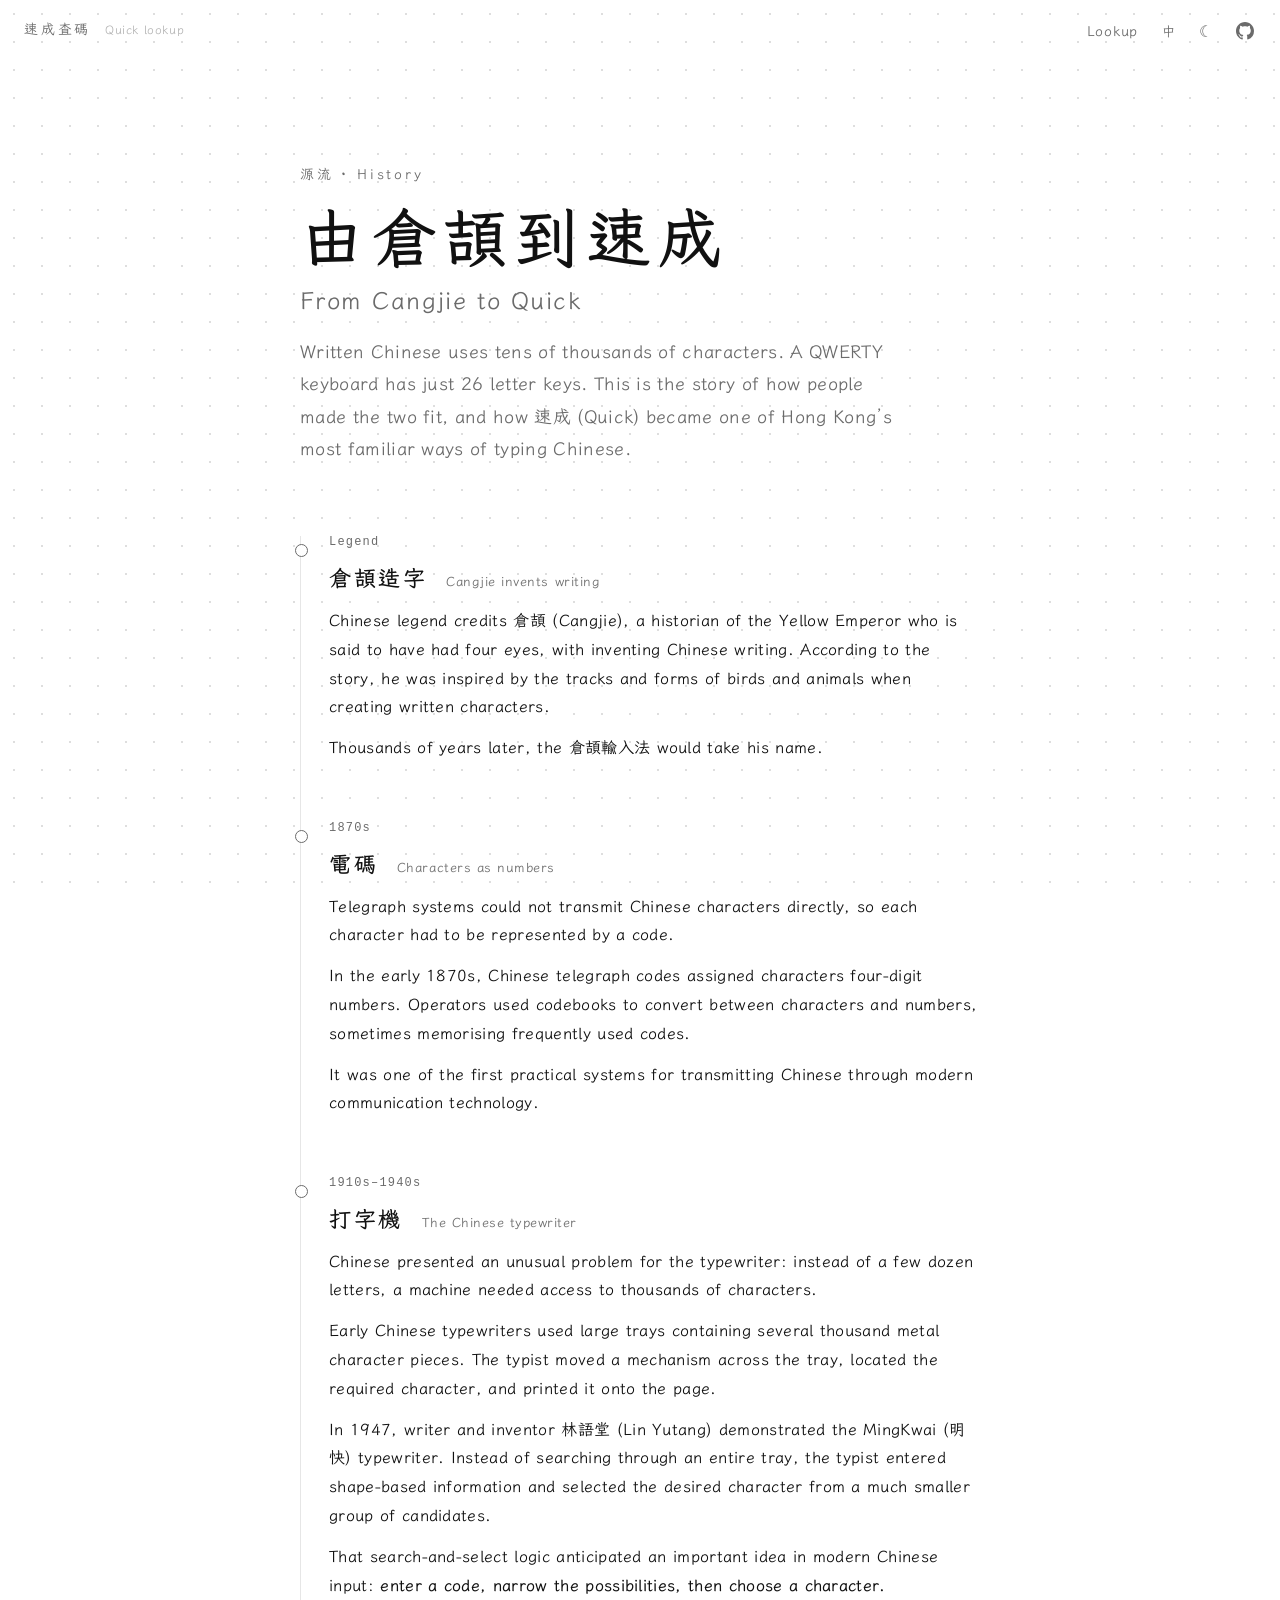
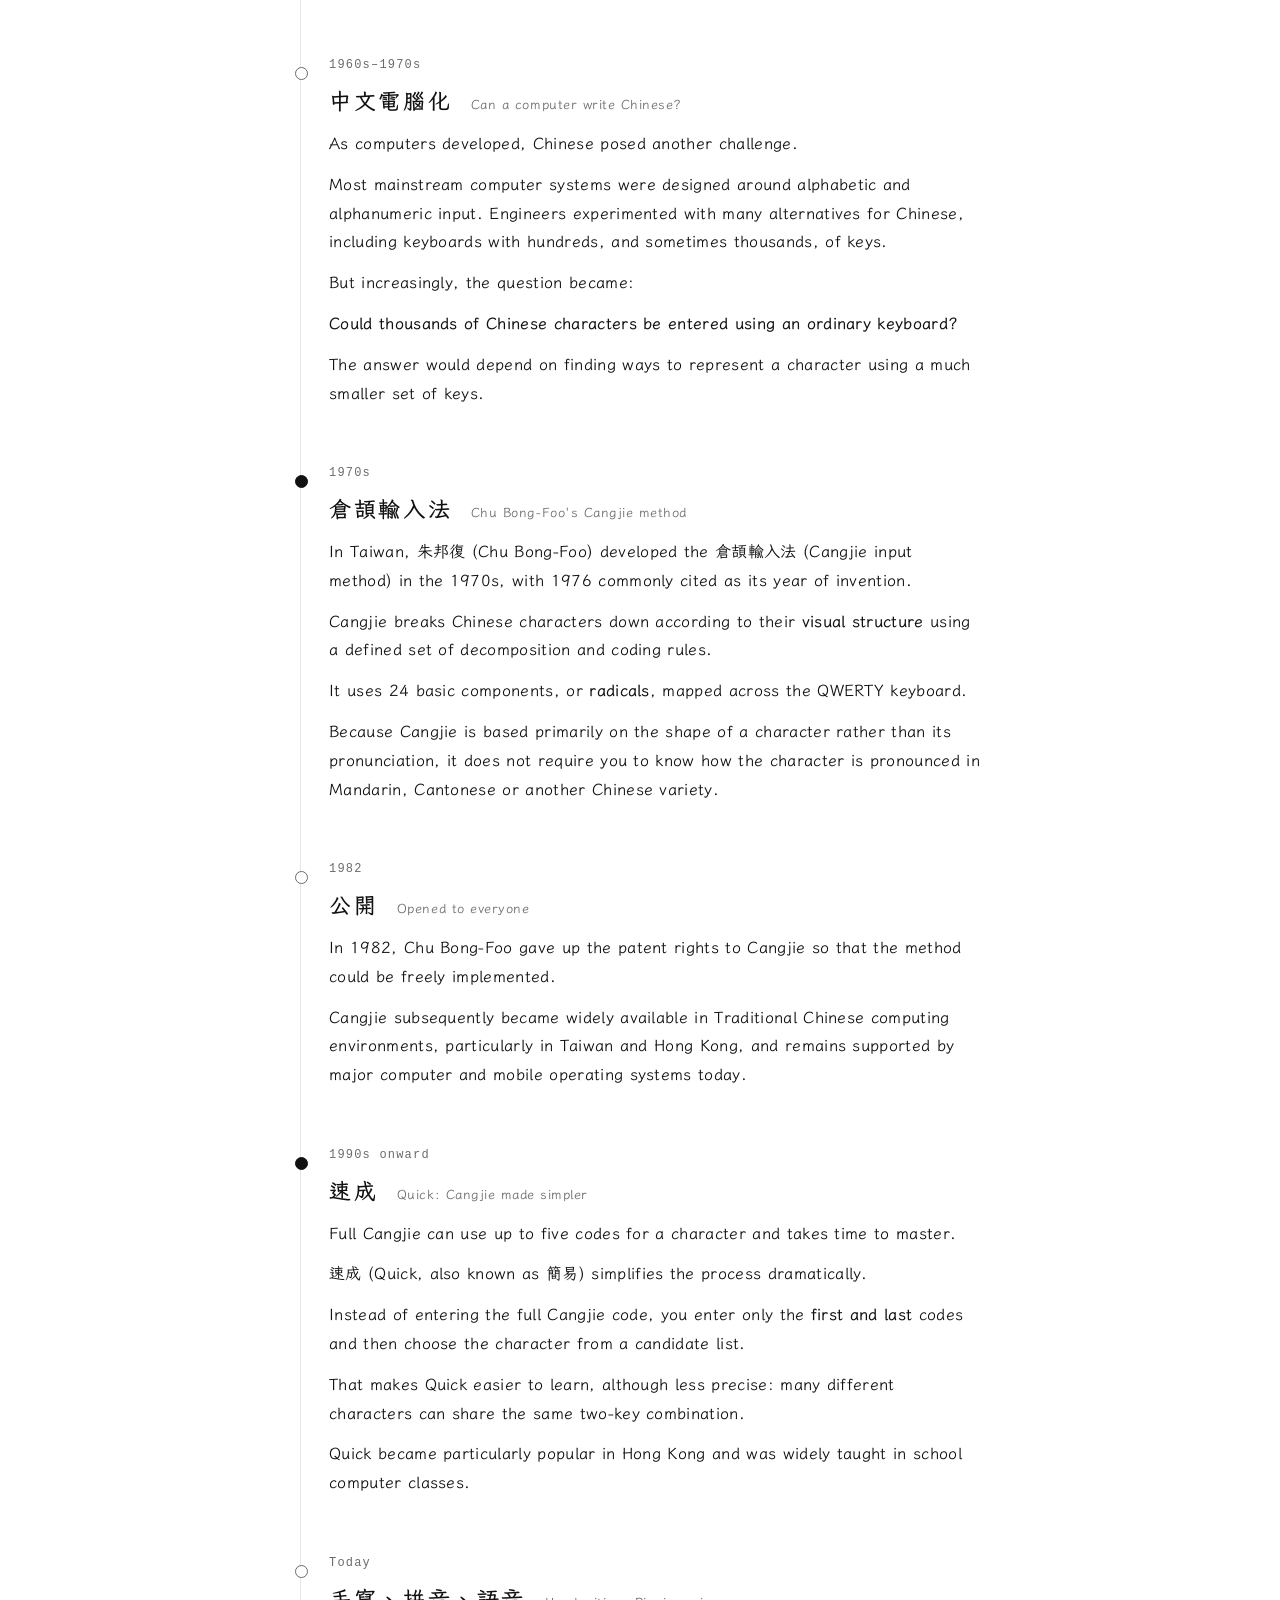
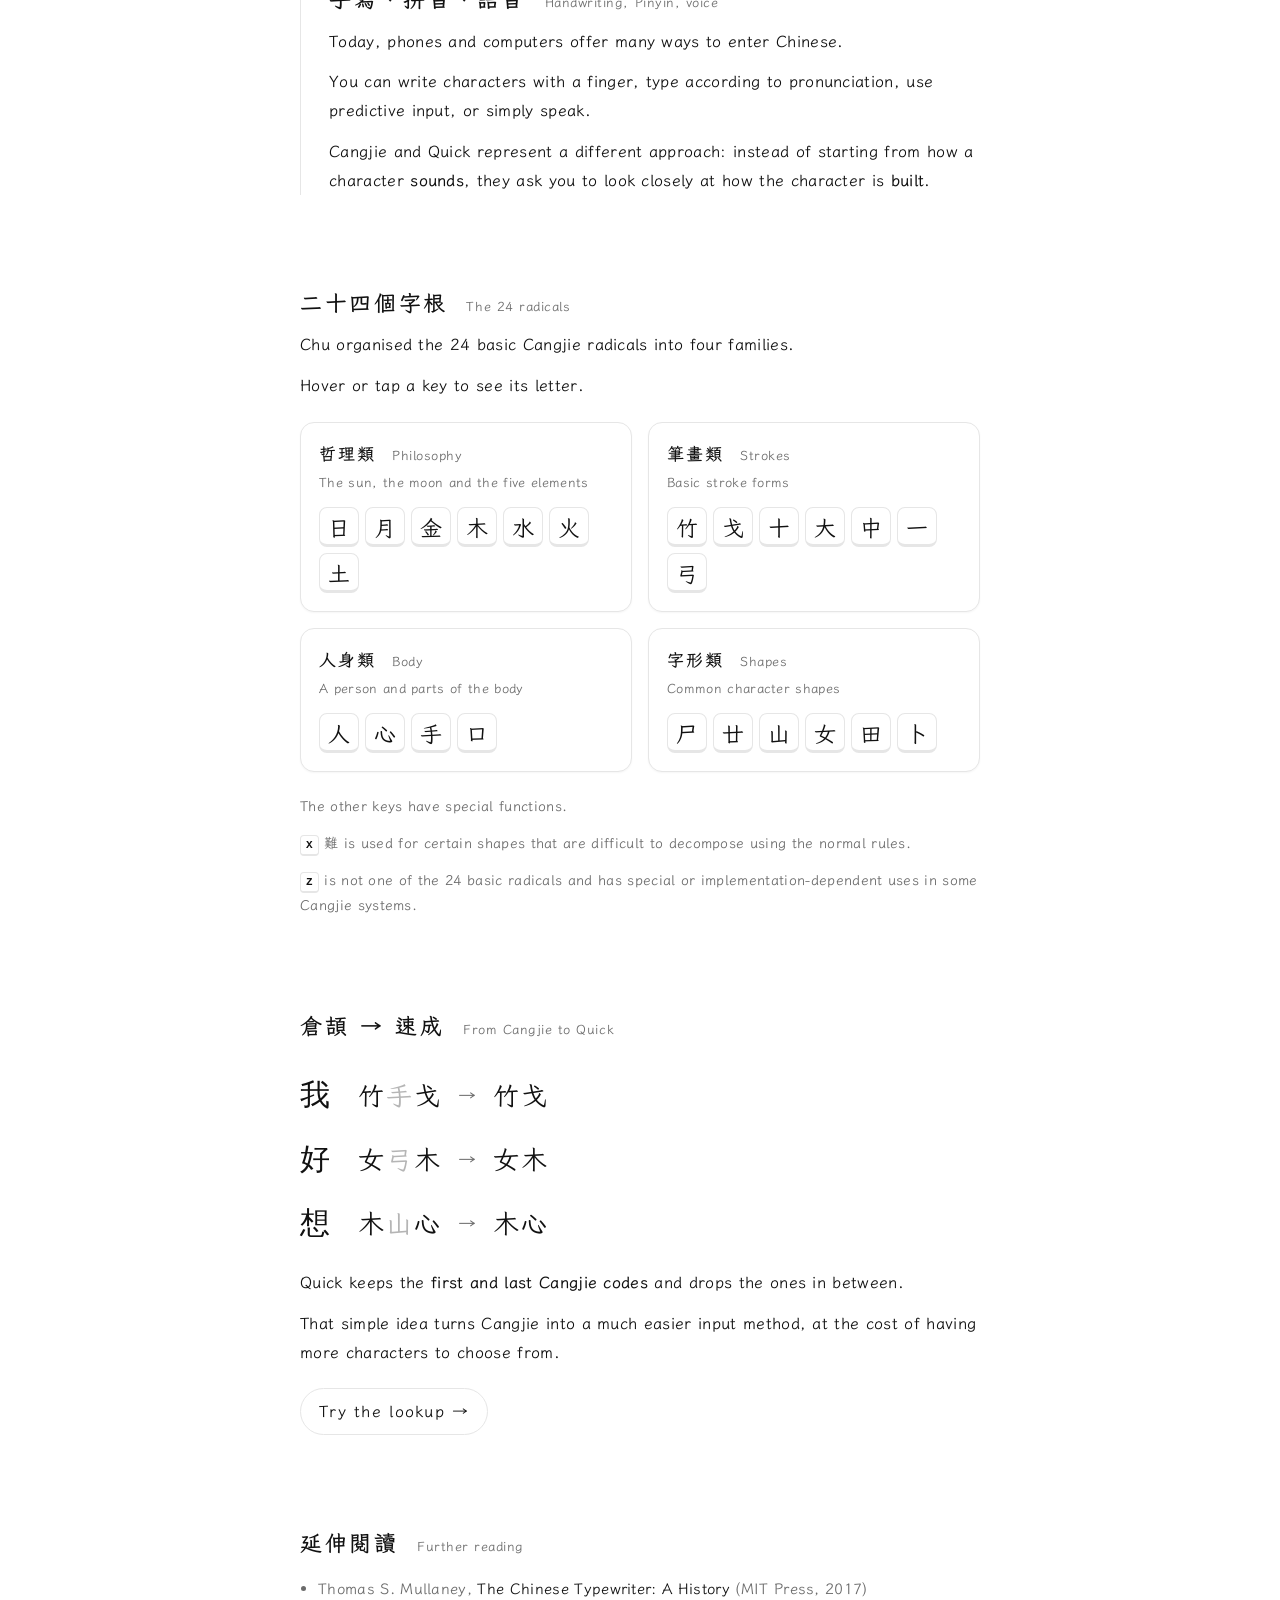
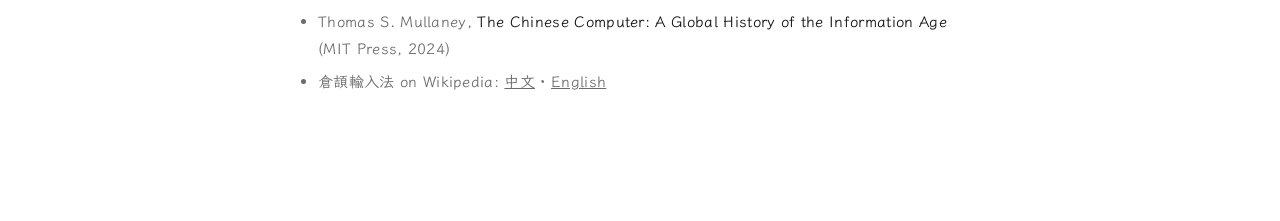
<file: history.html>
<!doctype html>
<html lang="zh-Hant">
<head>
  <meta charset="utf-8" />
  <meta name="viewport" content="width=device-width, initial-scale=1" />
  <title>速成源流 · Quick history</title>
  <meta name="description" content="中文如何走進只有二十六個字母的鍵盤：由倉頡到速成。How Chinese found its way onto a 26-letter keyboard, from Cangjie to Quick (速成)." />
  <link rel="icon" href="data:image/svg+xml,%3Csvg xmlns='http://www.w3.org/2000/svg' viewBox='0 0 64 64'%3E%3Crect width='64' height='64' rx='12' fill='%23111'/%3E%3Ctext x='32' y='46' font-size='40' text-anchor='middle' fill='%23fff'%3E速%3C/text%3E%3C/svg%3E" />
  <link rel="preconnect" href="https://fonts.googleapis.com" />
  <link rel="preconnect" href="https://fonts.gstatic.com" crossorigin />
  <link href="https://fonts.googleapis.com/css2?family=LXGW+WenKai+TC:wght@300;400;700&family=Noto+Sans+HK:wght@300;400;500&display=swap" rel="stylesheet" />
  <link rel="stylesheet" href="style.css" />
  <link rel="stylesheet" href="history.css" />
  <script>try { const t = JSON.parse(localStorage.getItem('quick:theme')); if (t) document.documentElement.dataset.theme = t; } catch {}</script>
  <!-- Language: the saved choice, else the browser's. Set before paint so the other language never flashes -->
  <script>{ let l; try { l = JSON.parse(localStorage.getItem('quick:lang')); } catch {} l = l || (/^zh/i.test(navigator.language) ? 'zh' : 'en'); document.documentElement.dataset.lang = l; document.documentElement.lang = l === 'zh' ? 'zh-Hant' : 'en'; }</script>
</head>
<body data-page="history">
  <header class="brand"><a href="./">速成查碼 <span>Quick lookup</span></a></header>

  <main class="story">
    <section class="intro">
      <p class="eyebrow">源流 · History</p>
      <h1>由倉頡到速成 <span>From Cangjie to Quick</span></h1>
      <p class="lede zh" lang="zh-Hant">中文有數以萬計的漢字，一個 QWERTY 鍵盤卻只有 26 個英文字母鍵。</p>
      <p class="lede zh" lang="zh-Hant">人們究竟如何把兩者連接起來？而速成，又是怎樣成為香港人最熟悉的中文輸入方式之一？</p>
      <p class="lede en" lang="en">Written Chinese uses tens of thousands of characters. A QWERTY keyboard has just 26 letter keys. This is the story of how people made the two fit, and how 速成 (Quick) became one of Hong Kong’s most familiar ways of typing Chinese.</p>
    </section>

    <ol class="timeline">
      <li>
        <p class="when"><span class="zh" lang="zh-Hant">傳說</span><span class="en" lang="en">Legend</span></p>
        <h2>倉頡造字 <span>Cangjie invents writing</span></h2>
        <p class="zh" lang="zh-Hant">相傳，倉頡是黃帝的史官，天生四目。</p>
        <p class="zh" lang="zh-Hant">傳說他觀察鳥獸的足跡和自然萬物的形態，從中得到啟發，創造出最早的文字。</p>
        <p class="zh" lang="zh-Hant">數千年後，一套中文輸入法亦以他的名字命名，那就是<strong>倉頡輸入法</strong>。</p>
        <p class="en" lang="en">Chinese legend credits 倉頡 (Cangjie), a historian of the Yellow Emperor who is said to have had four eyes, with inventing Chinese writing. According to the story, he was inspired by the tracks and forms of birds and animals when creating written characters.</p>
        <p class="en" lang="en">Thousands of years later, the 倉頡輸入法 would take his name.</p>
      </li>
      <li>
        <p class="when"><span class="zh" lang="zh-Hant">1870年代</span><span class="en" lang="en">1870s</span></p>
        <h2>電碼 <span><span class="zh" lang="zh-Hant">把漢字變成數字</span><span class="en" lang="en">Characters as numbers</span></span></h2>
        <p class="zh" lang="zh-Hant">早期電報系統無法直接傳送漢字，因此人們需要先把每一個中文字轉換成電碼。</p>
        <p class="zh" lang="zh-Hant">1870年代初出現的中文電碼，為漢字編配四位數字。電報員利用電碼簿，在漢字和數字之間互相查找；一些常用字的電碼，更會直接記在腦中。</p>
        <p class="zh" lang="zh-Hant">這是中文進入現代通訊科技世界的早期實用方法之一。</p>
        <p class="en" lang="en">Telegraph systems could not transmit Chinese characters directly, so each character had to be represented by a code.</p>
        <p class="en" lang="en">In the early 1870s, Chinese telegraph codes assigned characters four-digit numbers. Operators used codebooks to convert between characters and numbers, sometimes memorising frequently used codes.</p>
        <p class="en" lang="en">It was one of the first practical systems for transmitting Chinese through modern communication technology.</p>
      </li>
      <li>
        <p class="when"><span class="zh" lang="zh-Hant">1910年代至1940年代</span><span class="en" lang="en">1910s–1940s</span></p>
        <h2>打字機 <span><span class="zh" lang="zh-Hant">幾千個字，怎樣放進一部機器？</span><span class="en" lang="en">The Chinese typewriter</span></span></h2>
        <p class="zh" lang="zh-Hant">中文打字機面對一個很直接的問題：</p>
        <p class="zh" lang="zh-Hant">英文字母只有幾十個，但中文卻有數以千計的常用漢字。</p>
        <p class="zh" lang="zh-Hant">早期中文打字機因此設有大型字盤，放置數千個金屬活字。打字員需要移動機械裝置，在字盤中找出所需漢字，再把它印到紙上。</p>
        <p class="zh" lang="zh-Hant">1947年，作家兼發明家<strong>林語堂</strong>展示了他設計的<strong>明快打字機</strong>。</p>
        <p class="zh" lang="zh-Hant">使用者不需要逐一搜尋整個字盤，而是先輸入與字形相關的資訊，把可能的漢字縮窄到一小組，再從中選出所需的字。</p>
        <p class="zh" lang="zh-Hant">這種「<strong>輸入字碼 → 縮窄選擇 → 選出漢字</strong>」的思路，已經非常接近今天中文輸入法的基本邏輯。</p>
        <p class="en" lang="en">Chinese presented an unusual problem for the typewriter: instead of a few dozen letters, a machine needed access to thousands of characters.</p>
        <p class="en" lang="en">Early Chinese typewriters used large trays containing several thousand metal character pieces. The typist moved a mechanism across the tray, located the required character, and printed it onto the page.</p>
        <p class="en" lang="en">In 1947, writer and inventor 林語堂 (Lin Yutang) demonstrated the MingKwai (明快) typewriter. Instead of searching through an entire tray, the typist entered shape-based information and selected the desired character from a much smaller group of candidates.</p>
        <p class="en" lang="en">That search-and-select logic anticipated an important idea in modern Chinese input: <strong>enter a code, narrow the possibilities, then choose a character.</strong></p>
      </li>
      <li>
        <p class="when"><span class="zh" lang="zh-Hant">1960至1970年代</span><span class="en" lang="en">1960s–1970s</span></p>
        <h2>中文電腦化 <span><span class="zh" lang="zh-Hant">電腦可以輸入中文嗎？</span><span class="en" lang="en">Can a computer write Chinese?</span></span></h2>
        <p class="zh" lang="zh-Hant">電腦開始普及後，中文再次遇上一個問題。</p>
        <p class="zh" lang="zh-Hant">當時主流電腦系統主要以英文字母及數字輸入為基礎。為了解決中文輸入問題，工程師曾經嘗試過很多不同方法，包括設計擁有數百、甚至數千個按鍵的中文鍵盤。</p>
        <p class="zh" lang="zh-Hant">但另一個方向逐漸變得更加重要：</p>
        <p class="zh" lang="zh-Hant"><strong>有沒有辦法，只用普通鍵盤，就輸入數以千計的中文字？</strong></p>
        <p class="zh" lang="zh-Hant">答案就在於把一個漢字轉化成一小組可以用鍵盤輸入的字碼。</p>
        <p class="en" lang="en">As computers developed, Chinese posed another challenge.</p>
        <p class="en" lang="en">Most mainstream computer systems were designed around alphabetic and alphanumeric input. Engineers experimented with many alternatives for Chinese, including keyboards with hundreds, and sometimes thousands, of keys.</p>
        <p class="en" lang="en">But increasingly, the question became:</p>
        <p class="en" lang="en"><strong>Could thousands of Chinese characters be entered using an ordinary keyboard?</strong></p>
        <p class="en" lang="en">The answer would depend on finding ways to represent a character using a much smaller set of keys.</p>
      </li>
      <li class="key">
        <p class="when"><span class="zh" lang="zh-Hant">1970年代</span><span class="en" lang="en">1970s</span></p>
        <h2>倉頡輸入法 <span><span class="zh" lang="zh-Hant">朱邦復的方法</span><span class="en" lang="en">Chu Bong-Foo's Cangjie method</span></span></h2>
        <p class="zh" lang="zh-Hant">1970年代，<strong>朱邦復</strong>在台灣研發出倉頡輸入法，一般以 <strong>1976年</strong>作為其發明年份。</p>
        <p class="zh" lang="zh-Hant">倉頡不是根據讀音輸入，而是按照漢字的<strong>字形結構</strong>，利用一套特定的拆字和取碼規則，把漢字轉化成鍵盤上的字碼。</p>
        <p class="zh" lang="zh-Hant">整套系統使用 <strong>24個基本字根</strong>，分布在 QWERTY 鍵盤上。</p>
        <p class="zh" lang="zh-Hant">因為倉頡主要看的是一個字「<strong>怎樣寫成、怎樣組成</strong>」，而不是「怎樣讀」，所以無論你說廣東話、普通話，或其他漢語變體，都可以使用同一套輸入方法。</p>
        <p class="en" lang="en">In Taiwan, 朱邦復 (Chu Bong-Foo) developed the 倉頡輸入法 (Cangjie input method) in the 1970s, with 1976 commonly cited as its year of invention.</p>
        <p class="en" lang="en">Cangjie breaks Chinese characters down according to their <strong>visual structure</strong> using a defined set of decomposition and coding rules.</p>
        <p class="en" lang="en">It uses 24 basic components, or <strong>radicals</strong>, mapped across the QWERTY keyboard.</p>
        <p class="en" lang="en">Because Cangjie is based primarily on the shape of a character rather than its pronunciation, it does not require you to know how the character is pronounced in Mandarin, Cantonese or another Chinese variety.</p>
      </li>
      <li>
        <p class="when"><span class="zh" lang="zh-Hant">1982年</span><span class="en" lang="en">1982</span></p>
        <h2>公開 <span><span class="zh" lang="zh-Hant">讓任何人都可以使用</span><span class="en" lang="en">Opened to everyone</span></span></h2>
        <p class="zh" lang="zh-Hant">1982年，朱邦復放棄倉頡輸入法的專利權，讓其他人和電腦公司可以自由使用及開發這套輸入法。</p>
        <p class="zh" lang="zh-Hant">此後，倉頡逐漸在繁體中文電腦環境中普及，尤其是在香港和台灣。</p>
        <p class="zh" lang="zh-Hant">時至今日，主要電腦及手機作業系統仍然支援倉頡輸入。</p>
        <p class="en" lang="en">In 1982, Chu Bong-Foo gave up the patent rights to Cangjie so that the method could be freely implemented.</p>
        <p class="en" lang="en">Cangjie subsequently became widely available in Traditional Chinese computing environments, particularly in Taiwan and Hong Kong, and remains supported by major computer and mobile operating systems today.</p>
      </li>
      <li class="key">
        <p class="when"><span class="zh" lang="zh-Hant">1990年代以後</span><span class="en" lang="en">1990s onward</span></p>
        <h2>速成 <span><span class="zh" lang="zh-Hant">把倉頡變簡單</span><span class="en" lang="en">Quick: Cangjie made simpler</span></span></h2>
        <p class="zh" lang="zh-Hant">完整的倉頡輸入，一個漢字最多可以使用五個字碼，因此需要花時間學習拆字和取碼規則。</p>
        <p class="zh" lang="zh-Hant"><strong>速成</strong>（亦稱<strong>簡易</strong>）把這件事大幅簡化。</p>
        <p class="zh" lang="zh-Hant">你不需要輸入完整倉頡碼，只需要輸入：</p>
        <p class="zh" lang="zh-Hant"><strong>第一碼 + 最後一碼</strong></p>
        <p class="zh" lang="zh-Hant">然後再從候選字中選出想要的漢字。</p>
        <p class="zh" lang="zh-Hant">這種方法比較容易學，但代價是準確度較低，因為很多不同漢字都可能擁有相同的兩個字碼，所以候選字會更多。</p>
        <p class="zh" lang="zh-Hant">速成後來在香港尤其普及，亦曾廣泛出現在學校的電腦課程之中。</p>
        <p class="en" lang="en">Full Cangjie can use up to five codes for a character and takes time to master.</p>
        <p class="en" lang="en">速成 (Quick, also known as 簡易) simplifies the process dramatically.</p>
        <p class="en" lang="en">Instead of entering the full Cangjie code, you enter only the <strong>first and last</strong> codes and then choose the character from a candidate list.</p>
        <p class="en" lang="en">That makes Quick easier to learn, although less precise: many different characters can share the same two-key combination.</p>
        <p class="en" lang="en">Quick became particularly popular in Hong Kong and was widely taught in school computer classes.</p>
      </li>
      <li>
        <p class="when"><span class="zh" lang="zh-Hant">今天</span><span class="en" lang="en">Today</span></p>
        <h2>手寫、拼音、語音 <span>Handwriting, Pinyin, voice</span></h2>
        <p class="zh" lang="zh-Hant">今天，在電話和電腦上輸入中文已經有很多選擇。</p>
        <p class="zh" lang="zh-Hant">你可以用手指寫字、按照讀音輸入、使用預測文字，甚至直接說話。</p>
        <p class="zh" lang="zh-Hant">倉頡和速成代表的是另一種思考中文的方法：</p>
        <p class="zh" lang="zh-Hant">它們不是先問一個字<strong>怎樣讀</strong>，<br>而是先看一個字<strong>怎樣組成</strong>。</p>
        <p class="en" lang="en">Today, phones and computers offer many ways to enter Chinese.</p>
        <p class="en" lang="en">You can write characters with a finger, type according to pronunciation, use predictive input, or simply speak.</p>
        <p class="en" lang="en">Cangjie and Quick represent a different approach: instead of starting from how a character <strong>sounds</strong>, they ask you to look closely at how the character is <strong>built</strong>.</p>
      </li>
    </ol>

    <section class="radicals">
      <h2>二十四個字根 <span>The 24 radicals</span></h2>
      <p class="zh" lang="zh-Hant">朱邦復把倉頡的 24 個基本字根分成四大類。</p>
      <p class="zh" lang="zh-Hant">在鍵盤上移動滑鼠或點按按鍵，就可以看到相應的英文字母。</p>
      <p class="en" lang="en">Chu organised the 24 basic Cangjie radicals into four families.</p>
      <p class="en" lang="en">Hover or tap a key to see its letter.</p>
      <div class="families">
        <div class="family">
          <h3>哲理類 <span>Philosophy</span></h3>
          <p><span class="zh" lang="zh-Hant">日、月，以及五行</span><span class="en" lang="en">The sun, the moon and the five elements</span></p>
          <div class="keyrow" data-keys="A日 B月 C金 D木 E水 F火 G土"></div>
        </div>
        <div class="family">
          <h3>筆畫類 <span>Strokes</span></h3>
          <p><span class="zh" lang="zh-Hant">基本筆畫及字形結構</span><span class="en" lang="en">Basic stroke forms</span></p>
          <div class="keyrow" data-keys="H竹 I戈 J十 K大 L中 M一 N弓"></div>
        </div>
        <div class="family">
          <h3>人身類 <span>Body</span></h3>
          <p><span class="zh" lang="zh-Hant">人以及身體相關字形</span><span class="en" lang="en">A person and parts of the body</span></p>
          <div class="keyrow" data-keys="O人 P心 Q手 R口"></div>
        </div>
        <div class="family">
          <h3>字形類 <span>Shapes</span></h3>
          <p><span class="zh" lang="zh-Hant">常見的漢字形狀</span><span class="en" lang="en">Common character shapes</span></p>
          <div class="keyrow" data-keys="S尸 T廿 U山 V女 W田 Y卜"></div>
        </div>
      </div>
      <p class="aside zh" lang="zh-Hant">另外還有一些具有特殊功能的按鍵。</p>
      <p class="aside zh" lang="zh-Hant"><kbd>X</kbd> 難：用來處理部分難以按照一般規則拆解的字形。</p>
      <p class="aside zh" lang="zh-Hant"><kbd>Z</kbd>：並不屬於 24 個基本字根之一，在部分倉頡版本及系統中具有特殊用途。</p>
      <p class="aside en" lang="en">The other keys have special functions.</p>
      <p class="aside en" lang="en"><kbd>X</kbd> 難 is used for certain shapes that are difficult to decompose using the normal rules.</p>
      <p class="aside en" lang="en"><kbd>Z</kbd> is not one of the 24 basic radicals and has special or implementation-dependent uses in some Cangjie systems.</p>
    </section>

    <section class="demo">
      <h2>倉頡 → 速成 <span>From Cangjie to Quick</span></h2>
      <div class="pairs">
        <div class="pair"><span class="ch">我</span><span class="row"><b>竹</b>手<b>戈</b></span><span class="arrow">→</span><span class="row"><b>竹戈</b></span></div>
        <div class="pair"><span class="ch">好</span><span class="row"><b>女</b>弓<b>木</b></span><span class="arrow">→</span><span class="row"><b>女木</b></span></div>
        <div class="pair"><span class="ch">想</span><span class="row"><b>木</b>山<b>心</b></span><span class="arrow">→</span><span class="row"><b>木心</b></span></div>
      </div>
      <p class="zh" lang="zh-Hant">速成的基本概念非常簡單：</p>
      <p class="zh" lang="zh-Hant"><strong>保留倉頡碼的第一碼和最後一碼，把中間的字碼省略。</strong></p>
      <p class="zh" lang="zh-Hant">就是這個簡單的改變，讓倉頡變成一套更容易入門的輸入方法，代價則是每次需要從更多候選字中作出選擇。</p>
      <p class="en" lang="en">Quick keeps the <strong>first and last Cangjie codes</strong> and drops the ones in between.</p>
      <p class="en" lang="en">That simple idea turns Cangjie into a much easier input method, at the cost of having more characters to choose from.</p>
      <a class="cta" href="./"><span class="zh" lang="zh-Hant">試試速成查碼</span><span class="en" lang="en">Try the lookup</span> →</a>
    </section>

    <section class="reading">
      <h2>延伸閱讀 <span>Further reading</span></h2>
      <ul>
        <li>Thomas S. Mullaney, <cite>The Chinese Typewriter: A History</cite> (MIT Press, 2017)</li>
        <li>Thomas S. Mullaney, <cite>The Chinese Computer: A Global History of the Information Age</cite> (MIT Press, 2024)</li>
        <li><span class="zh" lang="zh-Hant">維基百科：倉頡輸入法 </span><span class="en" lang="en">倉頡輸入法 on Wikipedia: </span><a href="https://zh.wikipedia.org/wiki/倉頡輸入法" target="_blank" rel="noopener">中文</a> · <a href="https://en.wikipedia.org/wiki/Cangjie_input_method" target="_blank" rel="noopener">English</a></li>
      </ul>
    </section>
  </main>

  <script src="toolbar.js"></script>
  <script>
    // Fill the radical families from their data-keys lists
    for (const row of document.querySelectorAll('.keyrow')) {
      for (const k of row.dataset.keys.split(' ')) {
        const key = document.createElement('span');
        key.className = 'rkey';
        key.tabIndex = 0;
        key.dataset.key = k[0];
        key.textContent = k.slice(1);
        row.appendChild(key);
      }
    }
  </script>
</body>
</html>
</file>
<file: style.css>
:root {
  --bg: #ffffff;
  --ink: #111111;
  --muted: #6b6b6b;
  --faint: #b5b5b5;
  --line: #e6e6e6;
  --surface: #ffffff;
  --ring: rgba(0,0,0,.05);
  --dot: rgba(0, 0, 0, .13); /* dotted-page background: last number = strength */
  --accent: #2f6fd6; /* stroke-order arrows and hints */
  --g: 56px; /* glyph size, set from JS */
  /* Fonts already on the device, for characters people type: web-font pieces would swap in one by one */
  --typed-font: 'PingFang HK', 'PingFang TC', 'Microsoft JhengHei', 'Noto Sans CJK TC', 'Noto Sans TC', sans-serif;
  color-scheme: light;
}
/* Dark: follow the system unless the toggle forced light; or forced dark via the toggle */
@media (prefers-color-scheme: dark) {
  :root:not([data-theme="light"]) { --bg: #111111; --ink: #f2f2f2; --muted: #9a9a9a; --faint: #5c5c5c; --line: #2a2a2a; --surface: #171717; --ring: rgba(255,255,255,.06); --dot: rgba(255, 255, 255, .16); --accent: #79a6f2; color-scheme: dark; }
}
:root[data-theme="dark"] { --bg: #111111; --ink: #f2f2f2; --muted: #9a9a9a; --faint: #5c5c5c; --line: #2a2a2a; --surface: #171717; --ring: rgba(255,255,255,.06); --dot: rgba(255, 255, 255, .16); --accent: #79a6f2; color-scheme: dark; }

* { box-sizing: border-box; }
html, body { margin: 0; height: 100%; }
body { transition: background-color .3s, color .3s; }
body {
  /* dotted notebook page: one tiny dot per 28px tile, drawn by CSS instead of an image */
  background: radial-gradient(circle, var(--dot) 1px, transparent 1.5px) 0 0 / 28px 28px fixed, var(--bg);
  color: var(--ink);
  /* 霞鶩文楷 for its Traditional calligraphic feel; Noto Sans HK fills the rare characters it lacks */
  font-family: 'LXGW WenKai TC', 'Noto Sans HK', 'PingFang HK', 'PingFang TC', system-ui, sans-serif;
  font-weight: 400;
  overflow: hidden;
}

.brand {
  position: fixed; top: 20px; left: 24px; z-index: 2;
  font-size: 14px; letter-spacing: .2em; color: var(--muted);
}
.brand span { letter-spacing: .05em; color: var(--faint); margin-left: 6px; font-size: 12px; }

.finder {
  position: relative; z-index: 2;
  width: min(600px, calc(100% - 32px));
  margin: 0 auto; padding-top: 20vh;
}
.finder label {
  display: block; font-size: 17px; font-weight: 700; letter-spacing: .20em;
  color: var(--muted); margin: 0 0 14px 4px;
}
.finder label .en { letter-spacing: .06em; }
.box {
  border: 1px solid var(--line); border-radius: 14px; background: var(--surface);
  box-shadow: 0 1px 2px rgba(0,0,0,.04), 0 12px 32px -20px rgba(0,0,0,.25);
  transition: border-color .2s, box-shadow .2s;
}
.box:focus-within { border-color: var(--muted); box-shadow: 0 0 0 4px var(--ring), 0 12px 32px -20px rgba(0,0,0,.25); }
.box input {
  width: 100%; height: 58px; border: 0; outline: 0; background: transparent;
  padding: 0 20px; font: inherit; font-family: var(--typed-font); font-size: 22px; font-weight: 300; letter-spacing: .06em;
  color: var(--ink); caret-color: var(--ink);
}

.result {
  position: relative; /* offsetParent for slot measurement */
  display: flex; flex-wrap: wrap; align-content: flex-start; gap: 14px 30px;
  margin: 18px 0 0; padding: 0 4px 28px; min-height: calc(var(--slot) + 40px);
  overflow-y: auto; overscroll-behavior: contain; scrollbar-width: thin; scrollbar-color: var(--line) transparent;
  /* soft fade where the list meets the pile */
  -webkit-mask-image: linear-gradient(to bottom, #000 calc(100% - 28px), transparent);
          mask-image: linear-gradient(to bottom, #000 calc(100% - 28px), transparent);
}
.group { display: flex; flex-direction: column; gap: 8px; }
.group.enter { animation: rise .5s cubic-bezier(.2,.8,.2,1) both; }
@keyframes rise { from { opacity: 0; transform: translateY(10px); } }
.slots { display: flex; gap: 2px; min-height: var(--slot); }
.slot {
  width: var(--slot); height: var(--slot); display: grid; place-items: center; font-size: var(--slot); line-height: 1; color: var(--ink);
  will-change: transform; /* own layer: iOS Safari otherwise doesn't repaint a radical landing inside the scrolling list */
}
.cap { display: flex; align-items: center; gap: 8px; font-size: 13px; color: var(--muted); white-space: nowrap; }
.cap .ch { color: var(--ink); font-family: var(--typed-font); font-size: 14px; }
.keys { display: flex; gap: 3px; }
.keys kbd {
  font: 600 10px/1 ui-monospace, 'SF Mono', Menlo, monospace; color: var(--ink);
  padding: 3px 5px; border-radius: 4px; border: 1px solid var(--line); border-bottom-width: 2px;
}
.full { font-size: 11px; color: var(--faint); letter-spacing: .12em; }
.group:hover .full { color: var(--muted); }
.hint { margin: 4px 0 0 4px; font-size: 13px; color: var(--muted); letter-spacing: .06em; line-height: 1.7; }
.hint p { margin: 0; }
.hint .try { margin-top: 14px; }
.examples { display: flex; flex-wrap: wrap; gap: 8px; margin-top: 8px; }
.examples button {
  font: inherit; font-size: 15px; letter-spacing: .08em; color: var(--ink); cursor: pointer;
  background: var(--surface); border: 1px solid var(--line); border-radius: 999px; padding: 5px 14px;
  transition: border-color .2s, background-color .2s;
}
.examples button:hover { border-color: var(--muted); }
.hint .more { margin-top: 18px; }
.hint .more a { color: var(--muted); text-decoration: none; border-bottom: 1px solid var(--line); transition: color .2s, border-color .2s; }
.hint .more a:hover { color: var(--ink); border-color: var(--muted); }

/* Physics layer */
.layer { position: fixed; inset: 0; z-index: 1; pointer-events: none; overflow: hidden; }
.glyph {
  position: absolute; left: 0; top: 0; width: var(--g); height: var(--g);
  display: grid; place-items: center; font-size: var(--g); line-height: 1; font-weight: 400;
  color: var(--ink); user-select: none; -webkit-user-select: none; touch-action: none;
  pointer-events: auto; cursor: grab; will-change: transform;
}
.glyph::after {
  content: attr(data-key); position: absolute; right: -2px; top: -4px;
  font: 500 11px system-ui, sans-serif; color: var(--muted); opacity: 0; transition: opacity .15s;
}
.glyph:hover::after { opacity: 1; }
.glyph.dragging { cursor: grabbing; }
.glyph.emoji { font-family: 'Apple Color Emoji', 'Segoe UI Emoji', 'Noto Color Emoji', sans-serif; font-size: calc(var(--g) * 0.9); }
.glyph.picked { pointer-events: none; z-index: 3; }
.glyph.gone { transition: opacity .4s; opacity: 0; }

@media (max-width: 600px) {
  /* clamp keeps it clear of the brand bar when the keyboard shrinks the viewport */
  .finder { padding-top: clamp(56px, 10vh, 96px); }
  .finder label { font-size: 15px; margin-bottom: 10px; }
  .box { border-radius: 12px; }
  .box input { height: 48px; padding: 0 16px; font-size: 18px; } /* 16px+ stops iOS zooming on focus */
  .result { margin-top: 14px; gap: 12px 22px; }
}

.tools { position: fixed; top: 14px; right: 18px; z-index: 2; display: flex; gap: 4px; align-items: center; }
.theme {
  border: 0; background: none; font: inherit; font-size: 16px; color: var(--muted);
  width: 34px; padding: 6px 8px; cursor: pointer; letter-spacing: .1em;
}
.theme:hover { color: var(--ink); }
.nav {
  font-size: 14px; letter-spacing: .2em; color: var(--muted); text-decoration: none;
  padding: 6px 10px; border-radius: 999px; transition: color .2s;
}
.nav:hover { color: var(--ink); }
.nav .en { letter-spacing: .05em; }
.lang { font-size: 13px; width: auto; min-width: 34px; letter-spacing: .05em; }

/* Bilingual text: both languages are in the page, the 中/EN toggle picks one (both show if JS is off) */
:root[data-lang="zh"] .en, :root[data-lang="en"] .zh { display: none; }
.gh { display: grid; place-items: center; width: 34px; height: 34px; color: var(--muted); border-radius: 50%; transition: color .2s; }
.gh:hover { color: var(--ink); }

/* ---------- Stroke practice ---------- */
.group.writable { cursor: pointer; }
.pen {
  border: 1px solid var(--line); border-radius: 999px; background: var(--surface); cursor: pointer;
  font: 12px/1 'Apple Color Emoji', 'Segoe UI Emoji', 'Noto Color Emoji', sans-serif; padding: 3px 6px;
  transition: border-color .2s, transform .2s;
}
.group:hover .pen, .pen:focus-visible { border-color: var(--muted); transform: rotate(-12deg) scale(1.1); }

.practice {
  position: fixed; inset: 0; z-index: 10; display: grid; place-items: center; padding: 16px;
  background: color-mix(in srgb, var(--bg) 70%, transparent); backdrop-filter: blur(6px); -webkit-backdrop-filter: blur(6px);
  animation: fade .2s ease-out;
}
.practice[hidden] { display: none; }
@keyframes fade { from { opacity: 0; } }
.sheet {
  position: relative; width: min(680px, 100%); max-height: 100%; overflow-y: auto;
  background: var(--surface); border: 1px solid var(--line); border-radius: 18px; padding: 22px 24px 18px;
  box-shadow: 0 24px 60px -30px rgba(0,0,0,.45);
}
.sheet h2 { margin: 0 0 16px; font-size: 15px; font-weight: 400; letter-spacing: .12em; color: var(--muted); display: flex; align-items: baseline; gap: 10px; }
.sheet .pch { font-size: 28px; color: var(--ink); font-family: var(--typed-font); letter-spacing: 0; }
.close {
  position: absolute; top: 12px; right: 14px; width: 34px; height: 34px; border: 0; border-radius: 50%;
  background: none; color: var(--muted); font-size: 22px; line-height: 1; cursor: pointer;
}
.close:hover { color: var(--ink); background: var(--ring); }

.boards { display: grid; grid-template-columns: 1fr 1fr; gap: 16px; }
.boards figure { margin: 0; }
.board {
  position: relative; aspect-ratio: 1; border: 1px solid var(--line); border-radius: 10px; overflow: hidden;
  background: var(--bg);
}
.board > svg { position: absolute; inset: 0; width: 100%; height: 100%; }
.board .writer { position: absolute; inset: 0; touch-action: none; cursor: crosshair; }
.grid line { stroke: var(--line); stroke-width: 1; stroke-dasharray: 4 4; }
.grid line.diag { stroke-dasharray: 2 6; }
.boards figcaption { margin-top: 8px; font-size: 12px; letter-spacing: .1em; color: var(--muted); text-align: center; }

/* Guide: outlined strokes, dashed arrows, numbers. Written strokes fill in, the next one glows */
.strokes .s { fill: var(--surface); stroke: var(--ink); stroke-width: 1.2; transition: fill .3s; }
.strokes .s.done { fill: var(--ink); }
.strokes .s.next { fill: color-mix(in srgb, var(--accent) 22%, var(--surface)); }
.strokes .a { fill: none; stroke: var(--accent); stroke-width: 1.4; stroke-dasharray: 3 3; stroke-linecap: round; stroke-linejoin: round; transition: opacity .3s; }
.strokes marker path { fill: var(--accent); }
.strokes .n {
  font: 600 12px ui-monospace, 'SF Mono', Menlo, monospace; fill: #d43c3c; text-anchor: middle; dominant-baseline: central;
  paint-order: stroke; stroke: var(--surface); stroke-width: 3px; stroke-linejoin: round; transition: opacity .3s;
}
.strokes .a.done, .strokes .n.done { opacity: 0; }
.strokes .a.next { stroke-width: 2.2; stroke-dasharray: none; }

.status { min-height: 1.6em; margin: 14px 0 10px; text-align: center; font-size: 15px; letter-spacing: .06em; }
.actions, .picker { display: flex; flex-wrap: wrap; justify-content: center; gap: 8px; }
.actions button, .picker button {
  font: inherit; font-size: 14px; letter-spacing: .08em; color: var(--ink); cursor: pointer;
  background: var(--surface); border: 1px solid var(--line); border-radius: 999px; padding: 5px 16px;
  transition: border-color .2s;
}
.actions button:hover, .picker button:hover { border-color: var(--muted); }
.picker { margin-top: 14px; }
.picker button { font-family: var(--typed-font); font-size: 17px; padding: 3px 12px; }
.picker button.on { border-color: var(--ink); }
.note { margin: 14px 0 0; font-size: 11px; line-height: 1.6; color: var(--faint); text-align: center; letter-spacing: .04em; }
.sheet.missing .boards, .sheet.missing .actions { display: none; }

/* Phones: one big board to write on, with the arrows and numbers drawn over it */
.sheet.compact .boards { grid-template-columns: 1fr; }
.sheet.compact .boards figure:first-child { display: none; }
.strokes.overlay { pointer-events: none; }
.strokes.overlay .a:not(.next) { opacity: .45; }
.strokes.overlay .a.done, .strokes.overlay .n.done { opacity: 0; }

@media (max-width: 600px) {
  .practice { padding: 10px; }
  .sheet { padding: 16px 14px 12px; }
}
</file>
<file: history.css>
/* History page: a scrolling read on top of the shared tokens in style.css */
body { overflow: auto; height: auto; min-height: 100%; }
.brand a { color: inherit; text-decoration: none; }
.brand { position: absolute; }
.tools { position: absolute; }

.story {
  width: min(680px, calc(100% - 32px));
  margin: 0 auto; padding: 18vh 0 120px;
  line-height: 1.8; letter-spacing: .02em;
}
.story h2 { font-size: 22px; font-weight: 700; letter-spacing: .12em; margin: 0 0 8px; }
.story h2 span, .story h3 span { font-size: 13px; font-weight: 400; letter-spacing: .04em; color: var(--muted); margin-left: 8px; }
.story h2 span span { margin-left: 0; }
.story p { margin: 0 0 12px; }
.story section { margin-top: 88px; }
.story a { color: inherit; }

.intro { margin-top: 0 !important; }
.eyebrow { font-size: 14px; letter-spacing: .2em; color: var(--muted); }
.intro h1 { font-size: clamp(40px, 9vw, 64px); font-weight: 700; letter-spacing: .12em; line-height: 1.2; margin: 0 0 20px; }
.intro h1 span { display: block; font-size: clamp(18px, 3.4vw, 24px); font-weight: 400; letter-spacing: .06em; color: var(--muted); margin-top: 10px; }
.lede { font-size: 18px; color: var(--muted); max-width: 34em; }

/* Timeline: a quiet line with dots, key moments get a filled dot */
.timeline { list-style: none; margin: 72px 0 0; padding: 0 0 0 28px; border-left: 1px solid var(--line); }
.timeline li { position: relative; padding: 0 0 48px; }
.timeline li:last-child { padding-bottom: 0; }
.timeline li::before {
  content: ''; position: absolute; left: -34px; top: 8px; width: 11px; height: 11px; border-radius: 50%;
  background: var(--bg); border: 1px solid var(--muted);
}
.timeline li.key::before { background: var(--ink); border-color: var(--ink); }
.when { font: 500 12px/1 ui-monospace, 'SF Mono', Menlo, monospace; letter-spacing: .1em; color: var(--muted); margin-bottom: 10px !important; }
.timeline p:not(.when) { color: var(--ink); }

/* Radical families */
.families { display: grid; grid-template-columns: repeat(auto-fit, minmax(280px, 1fr)); gap: 16px; margin: 22px 0; }
.family {
  background: var(--surface); border: 1px solid var(--line); border-radius: 14px; padding: 16px 18px 18px;
  box-shadow: 0 1px 2px rgba(0,0,0,.04);
}
.family h3 { font-size: 17px; letter-spacing: .12em; margin: 0; }
.family p { font-size: 13px; color: var(--muted); margin: 2px 0 12px; }
.keyrow { display: flex; flex-wrap: wrap; gap: 6px; }
.rkey {
  position: relative; display: grid; place-items: center; width: 40px; height: 40px;
  font-size: 22px; border: 1px solid var(--line); border-bottom-width: 3px; border-radius: 8px; cursor: default; outline: 0;
  transition: border-color .15s, transform .15s;
}
.rkey::after {
  content: attr(data-key); position: absolute; right: 3px; top: 1px;
  font: 600 10px ui-monospace, 'SF Mono', Menlo, monospace; color: var(--ink); opacity: 0; transition: opacity .15s;
}
.rkey:hover, .rkey:focus { border-color: var(--muted); transform: translateY(-1px); }
.rkey:hover::after, .rkey:focus::after { opacity: 1; }
.aside { font-size: 14px; color: var(--muted); }
.aside kbd, .story kbd {
  font: 600 11px/1 ui-monospace, 'SF Mono', Menlo, monospace; color: var(--ink);
  padding: 3px 5px; border-radius: 4px; border: 1px solid var(--line); border-bottom-width: 2px;
}

/* Cangjie -> Quick pairs */
.pairs { display: flex; flex-direction: column; gap: 10px; margin: 22px 0 18px; }
.pair { display: flex; align-items: center; gap: 16px; font-size: 26px; }
.pair .ch { font-family: var(--typed-font); font-size: 30px; width: 1.4em; }
.pair .row { color: var(--faint); letter-spacing: .08em; }
.pair .row b { color: var(--ink); font-weight: 400; }
.pair .arrow { font-size: 18px; color: var(--muted); }
.cta {
  display: inline-block; margin-top: 10px; padding: 8px 18px; border-radius: 999px; text-decoration: none;
  background: var(--surface); border: 1px solid var(--line); letter-spacing: .08em; transition: border-color .2s;
}
.cta:hover { border-color: var(--muted); }

.reading ul { padding-left: 18px; margin: 12px 0 0; color: var(--muted); font-size: 15px; }
.reading li { margin-bottom: 6px; }
.reading cite { color: var(--ink); font-style: normal; }

@media (max-width: 600px) {
  .story { padding-top: 96px; }
  .story section { margin-top: 64px; }
  .lede { font-size: 16px; }
  .story h2 span, .story h3 span { display: block; margin: 2px 0 0; }
  .pair { font-size: 22px; gap: 12px; }
}
</file>
